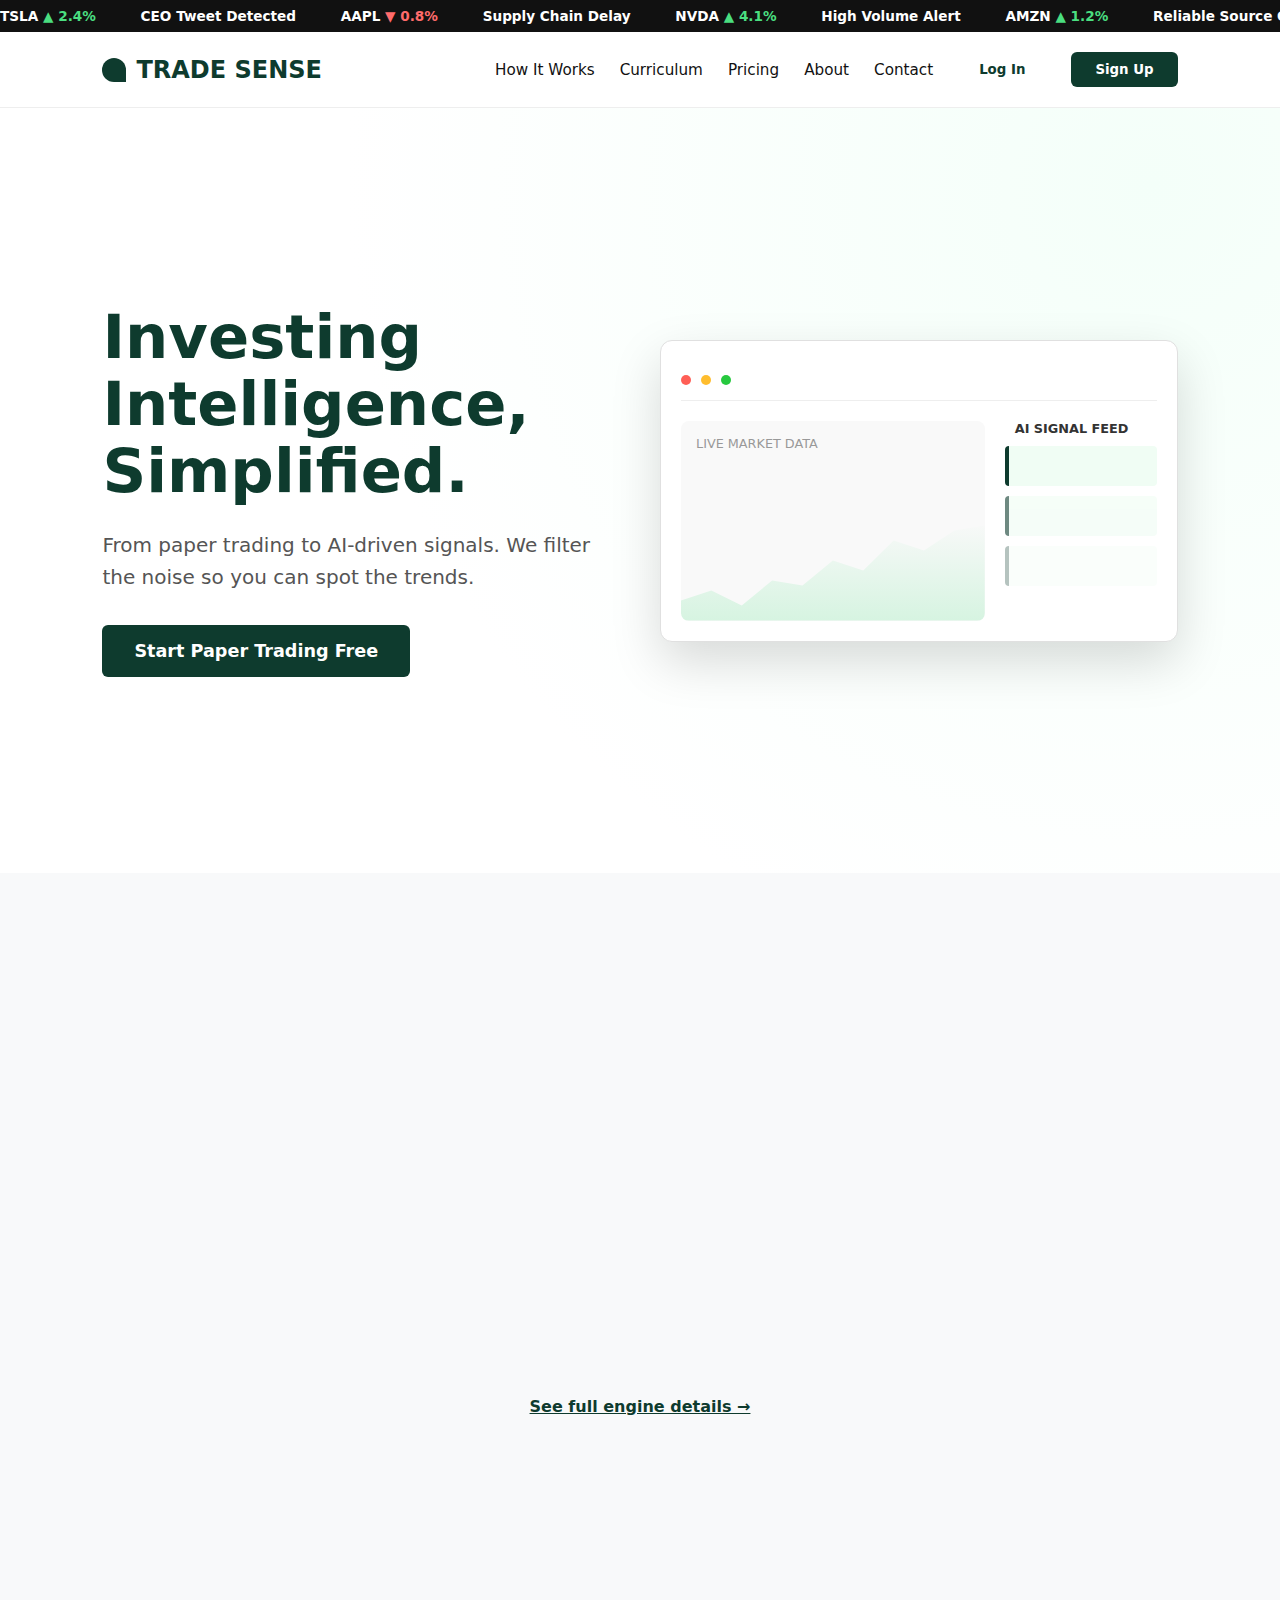
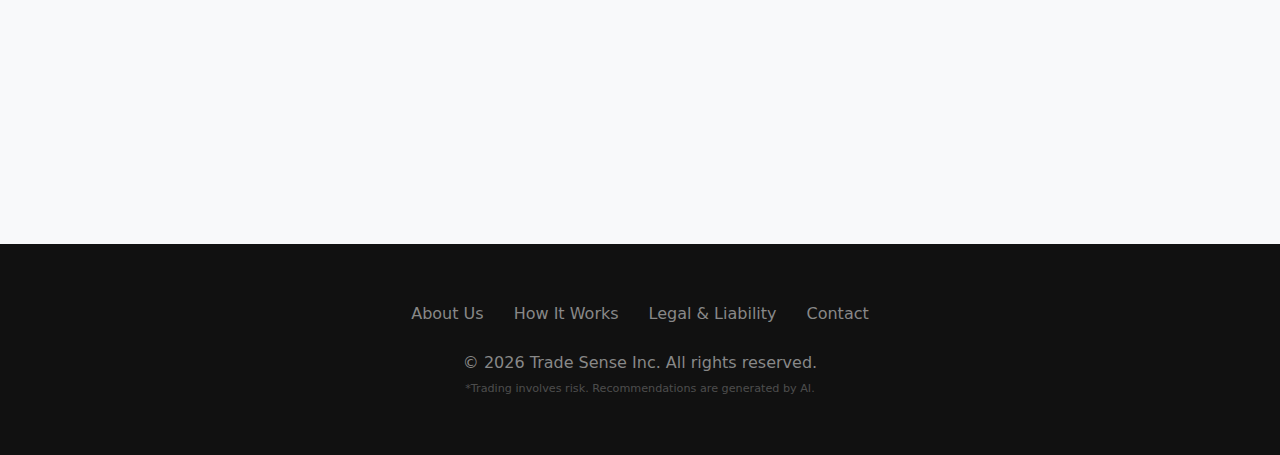
<file: index.html>
<!DOCTYPE html>
<html lang="en">
<head>
    <meta charset="UTF-8">
    <meta name="viewport" content="width=device-width, initial-scale=1.0">
    <title>Trade Sense | AI Investing for Beginners</title>
    <link rel="stylesheet" href="style.css">
    <style>
        /* Home-Specific Styles that aren't in style.css */
        .hero {
            display: flex;
            align-items: center;
            justify-content: space-between;
            padding: 80px 8%;
            min-height: 85vh;
            background: radial-gradient(circle at 90% 10%, #f4fff9 0%, #ffffff 60%);
        }
        .hero-text { flex: 1; max-width: 600px; padding-right: 40px; }
        .hero h1 {
            font-size: 3.8rem;
            line-height: 1.1;
            color: var(--primary-green);
            margin-bottom: 24px;
            font-weight: 800;
        }
        .hero p {
            font-size: 1.25rem;
            color: var(--text-gray);
            margin-bottom: 32px;
            line-height: 1.6;
        }
        
        /* Dashboard Animation CSS */
        .hero-visual { flex: 1; position: relative; }
        .dashboard-mockup {
            background: var(--white);
            border: 1px solid #e0e0e0;
            border-radius: 12px;
            box-shadow: 0 20px 50px rgba(0,0,0,0.15);
            padding: 20px;
            position: relative;
            overflow: hidden;
            animation: float 6s ease-in-out infinite;
        }
        @keyframes float { 0% { transform: translateY(0px); } 50% { transform: translateY(-15px); } 100% { transform: translateY(0px); } }
        
        .mock-header { height: 40px; border-bottom: 1px solid #eee; margin-bottom: 20px; display: flex; align-items: center; gap: 10px; }
        .dot { width: 10px; height: 10px; border-radius: 50%; background: #ddd; }
        .mock-grid { display: grid; grid-template-columns: 2fr 1fr; gap: 20px; }
        .chart-area { height: 200px; background: #f9f9f9; border-radius: 8px; position: relative; overflow: hidden; }
        .chart-line {
            position: absolute; bottom: 0; left: 0; width: 100%; height: 100px;
            background: linear-gradient(to top, rgba(74, 222, 128, 0.2), transparent);
            clip-path: polygon(0% 100%, 0% 80%, 10% 70%, 20% 85%, 30% 60%, 40% 65%, 50% 40%, 60% 50%, 70% 20%, 80% 30%, 90% 10%, 100% 5%, 100% 100%);
        }
        .feed-area { height: 200px; display: flex; flex-direction: column; gap: 10px; }
        .feed-item { height: 40px; background: #f0fdf4; border-left: 4px solid var(--primary-green); border-radius: 4px; }

        /* Features Section */
        .features { padding: 100px 8%; background: var(--off-white); }
        .section-header { text-align: center; margin-bottom: 60px; }
        .section-header h2 { font-size: 2.5rem; color: var(--primary-green); margin-bottom: 15px; }
        
        .ai-engine-container { display: flex; align-items: center; justify-content: center; gap: 40px; margin-bottom: 80px; }
        .engine-step { background: white; padding: 30px; border-radius: 12px; box-shadow: 0 10px 30px rgba(0,0,0,0.08); width: 250px; text-align: center; }
        .engine-step h4 { color: var(--primary-green); margin-bottom: 10px; }
        .arrow { font-size: 2rem; color: var(--primary-green); font-weight: bold; }
        
        .feature-card { background: var(--white); padding: 40px; border-radius: 12px; border: 1px solid #eee; transition: 0.3s; }
        .feature-card:hover { border-color: var(--primary-green); transform: translateY(-5px); }
        .icon { font-size: 2rem; margin-bottom: 20px; display: block; }
    </style>
</head>
<body>

    <div class="ticker-wrap">
        <div class="ticker">
            <span>TSLA <span class="up">▲ 2.4%</span> CEO Tweet Detected</span>
            <span>AAPL <span class="down">▼ 0.8%</span> Supply Chain Delay</span>
            <span>NVDA <span class="up">▲ 4.1%</span> High Volume Alert</span>
            <span>AMZN <span class="up">▲ 1.2%</span> Reliable Source Confirmed</span>
            <span>TSLA <span class="up">▲ 2.4%</span> CEO Tweet Detected</span>
        </div>
    </div>

    <nav>
        <a href="index.html" class="logo"><div class="logo-icon"></div> TRADE SENSE</a>
        <div class="nav-menu">
            <a href="how-it-works.html">How It Works</a>
            <a href="curriculum.html">Curriculum</a>
            <a href="pricing.html">Pricing</a>
            <a href="about.html">About</a>
            <a href="contact.html">Contact</a>
            <button class="btn-login">Log In</button>
            <button class="btn-cta">Sign Up</button>
        </div>
    </nav>

    <header class="hero">
        <div class="hero-text fade-in">
            <h1>Investing Intelligence,<br>Simplified.</h1>
            <p>From paper trading to AI-driven signals. We filter the noise so you can spot the trends.</p>
            <a href="pricing.html"><button class="btn-cta" style="padding: 16px 32px; font-size: 1.1rem;">Start Paper Trading Free</button></a>
        </div>
        
        <div class="hero-visual fade-in">
            <div class="dashboard-mockup">
                <div class="mock-header">
                    <div class="dot" style="background:#ff5f56"></div>
                    <div class="dot" style="background:#ffbd2e"></div>
                    <div class="dot" style="background:#27c93f"></div>
                </div>
                <div class="mock-grid">
                    <div class="chart-area">
                        <div style="padding:15px; color:#999; font-size:0.8rem;">LIVE MARKET DATA</div>
                        <div class="chart-line"></div>
                    </div>
                    <div class="feed-area">
                        <div style="padding:0 10px; color:#333; font-weight:bold; font-size:0.8rem;">AI SIGNAL FEED</div>
                        <div class="feed-item"></div>
                        <div class="feed-item" style="opacity:0.6"></div>
                        <div class="feed-item" style="opacity:0.3"></div>
                    </div>
                </div>
            </div>
        </div>
    </header>

    <section class="features">
        <div class="section-header fade-in">
            <h2>The AI Engine</h2>
            <p>How we turn internet noise into reliable trade info.</p>
        </div>

        <div class="ai-engine-container fade-in">
            <div class="engine-step">
                <span class="icon">📡</span>
                <h4>Scan</h4>
                <p>Monitors millions of tweets, news, and filings 24/7.</p>
            </div>
            <div class="arrow">→</div>
            <div class="engine-step">
                <span class="icon">🛡️</span>
                <h4>Filter</h4>
                <p>AI verifies sources and removes "pump & dump" noise.</p>
            </div>
            <div class="arrow">→</div>
            <div class="engine-step">
                <span class="icon">⚡</span>
                <h4>Alert</h4>
                <p>Delivers high-confidence intel with context & history.</p>
            </div>
        </div>
        
        <div style="text-align:center; margin-bottom: 60px;">
            <a href="how-it-works.html" style="color:var(--primary-green); font-weight:bold; text-decoration:underline;">See full engine details →</a>
        </div>

        <div class="grid-3">
            <div class="feature-card fade-in">
                <span class="icon">📈</span>
                <h3>Live Paper Trading</h3>
                <p>Real-time market data. Zero risk. Practice your strategies in a live environment before spending a dollar.</p>
            </div>
            <div class="feature-card fade-in">
                <span class="icon">🎓</span>
                <h3>Linear Curriculum</h3>
                <p>Don't just watch random videos. Follow a structured path from "What is a Stock?" to "Advanced Technical Analysis."</p>
                <a href="curriculum.html" style="display:block; margin-top:15px; color:var(--primary-green); font-size:0.9rem;">View Curriculum →</a>
            </div>
            <div class="feature-card fade-in">
                <span class="icon">🧠</span>
                <h3>Contextual Insights</h3>
                <p>We don't just say "Buy." We explain <em>why</em> the market is moving and show you historical examples.</p>
            </div>
        </div>
    </section>

    <footer>
        <div class="footer-links">
            <a href="about.html">About Us</a>
            <a href="how-it-works.html">How It Works</a>
            <a href="legal.html">Legal & Liability</a>
            <a href="contact.html">Contact</a>
        </div>
        <p>&copy; 2026 Trade Sense Inc. All rights reserved.</p>
        <p style="margin-top:10px; opacity: 0.5; font-size: 0.7rem;">*Trading involves risk. Recommendations are generated by AI.</p>
    </footer>

    <script src="script.js"></script>
</body>
</html>
</file>
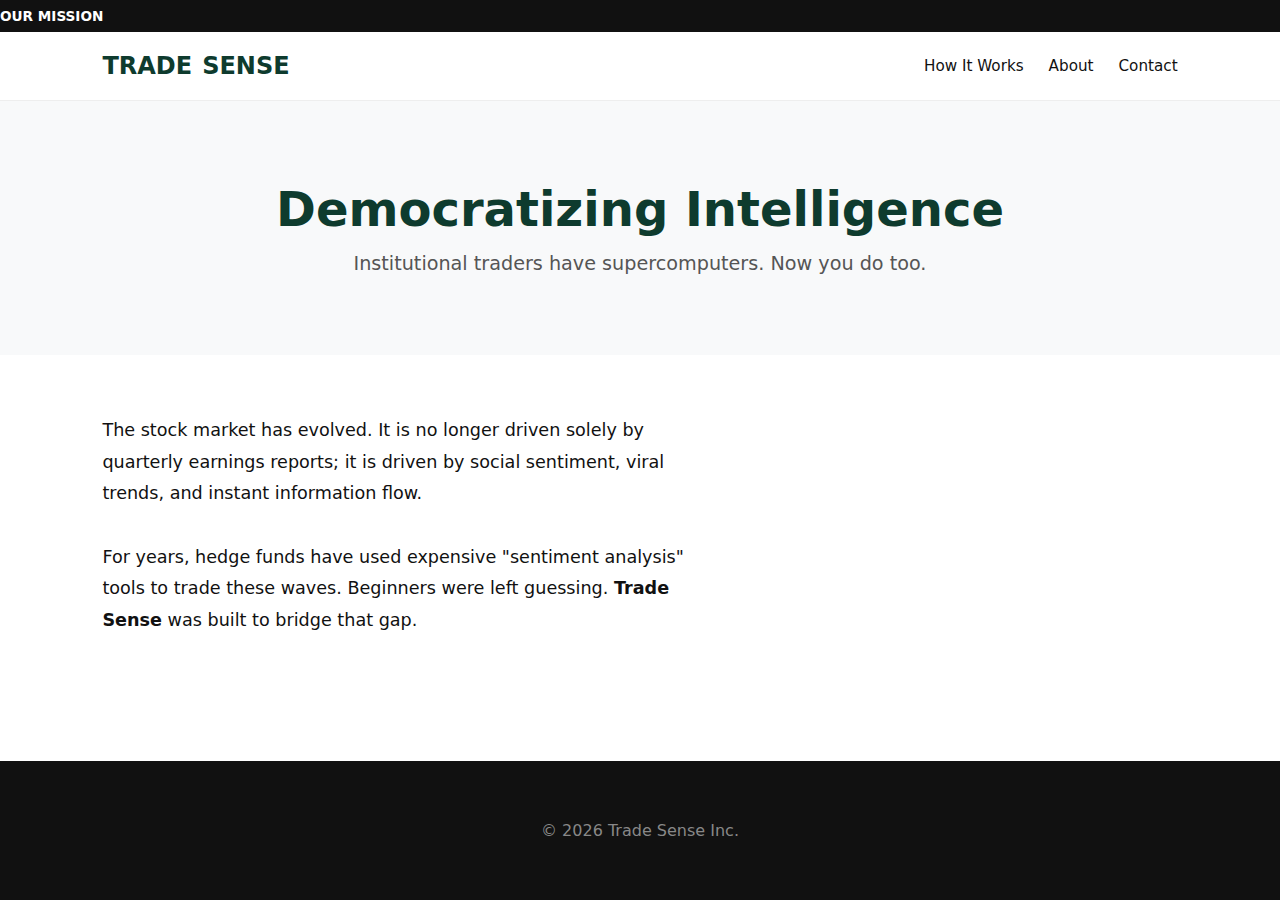
<file: about.html>
<!DOCTYPE html>
<html lang="en">
<head>
    <meta charset="UTF-8">
    <title>About Us | Trade Sense</title>
    <link rel="stylesheet" href="style.css">
</head>
<body>
    <div class="ticker-wrap"><div class="ticker-content"><span class="ticker-item">OUR MISSION</span></div></div>
    <nav>
        <a href="index.html" class="logo">TRADE<span>SENSE</span></a>
        <div class="nav-menu">
            <a href="how-it-works.html">How It Works</a>
            <a href="about.html" style="color:var(--brand-green)">About</a>
            <a href="contact.html">Contact</a>
        </div>
    </nav>
    <header class="page-header reveal">
        <h1>Democratizing Intelligence</h1>
        <p>Institutional traders have supercomputers. Now you do too.</p>
    </header>
    <div class="container reveal" style="max-width:800px; font-size:1.1rem; line-height:1.8;">
        <p>The stock market has evolved. It is no longer driven solely by quarterly earnings reports; it is driven by social sentiment, viral trends, and instant information flow.</p>
        <br>
        <p>For years, hedge funds have used expensive "sentiment analysis" tools to trade these waves. Beginners were left guessing. <strong>Trade Sense</strong> was built to bridge that gap.</p>
    </div>
    <footer><p>&copy; 2026 Trade Sense Inc.</p></footer>
    <script src="script.js"></script>
</body>
</html>
</file>
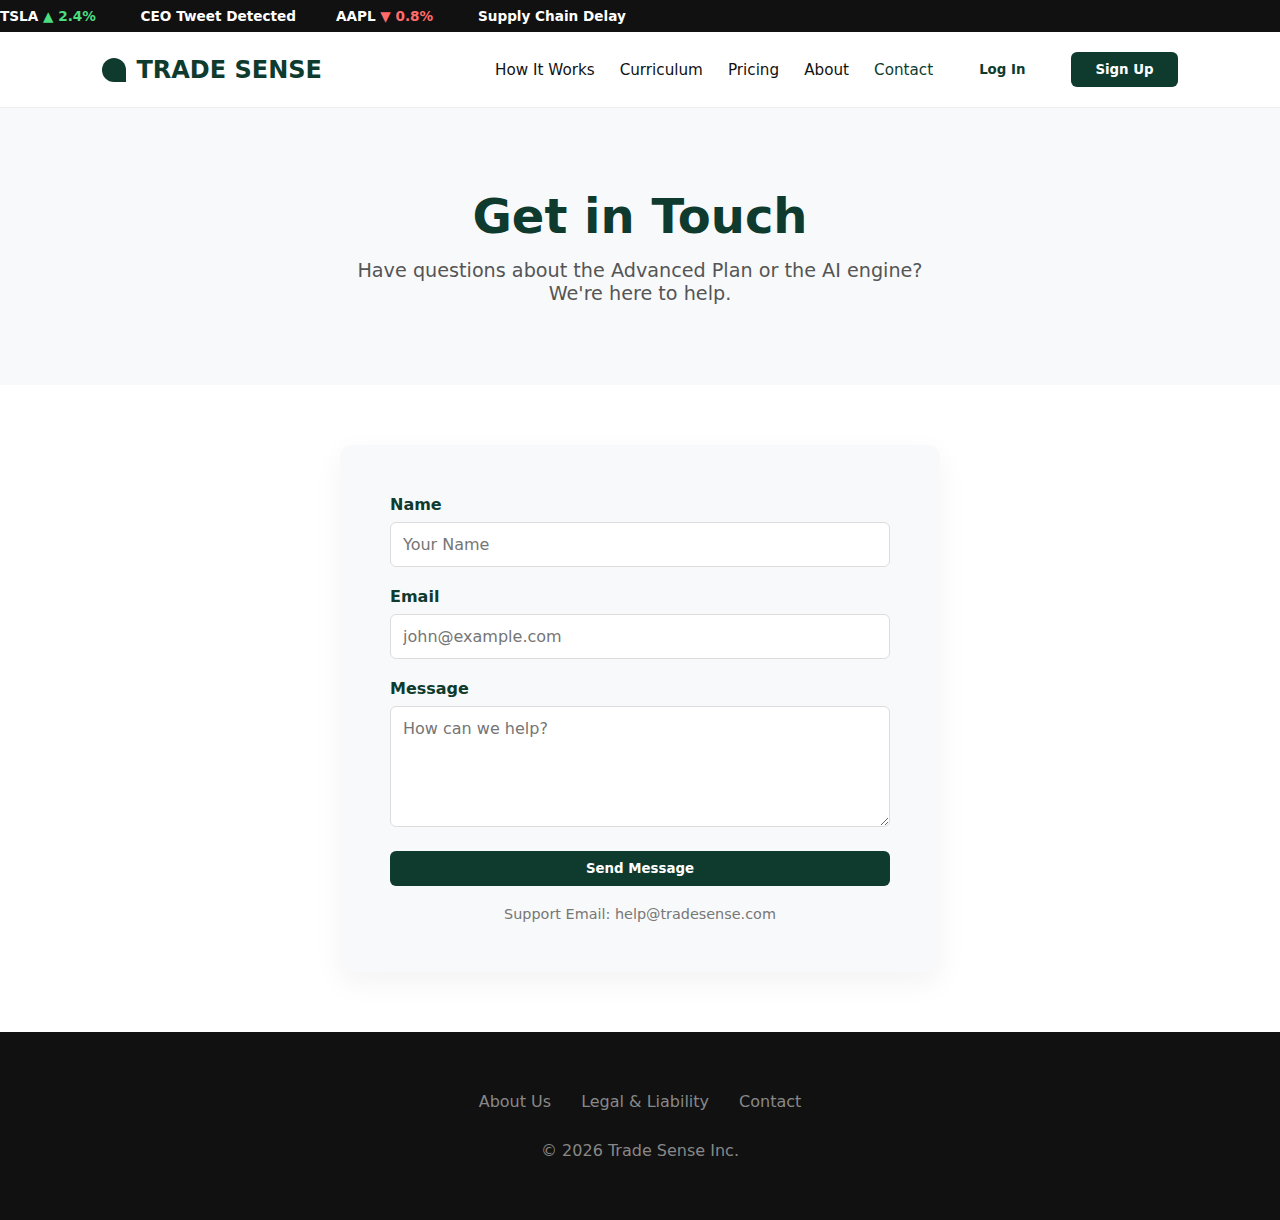
<file: contact.html>
<!DOCTYPE html>
<html lang="en">
<head>
    <meta charset="UTF-8">
    <meta name="viewport" content="width=device-width, initial-scale=1.0">
    <title>Contact Us | Trade Sense</title>
    <link rel="stylesheet" href="style.css">
    <style>
        .form-group { margin-bottom: 20px; text-align: left; }
        .form-group label { display: block; margin-bottom: 8px; font-weight: 600; color: var(--primary-green); }
        .form-group input, .form-group textarea { width: 100%; padding: 12px; border: 1px solid #ddd; border-radius: 6px; font-size: 1rem; }
        .contact-box { background: var(--off-white); padding: 50px; border-radius: 12px; max-width: 600px; margin: 0 auto; box-shadow: 0 10px 30px rgba(0,0,0,0.05); }
    </style>
</head>
<body>
    <div class="ticker-wrap"><div class="ticker"><span>TSLA <span class="up">▲ 2.4%</span> CEO Tweet Detected</span><span>AAPL <span class="down">▼ 0.8%</span> Supply Chain Delay</span></div></div>
    <nav>
        <a href="index.html" class="logo"><div class="logo-icon"></div> TRADE SENSE</a>
        <div class="nav-menu">
            <a href="how-it-works.html">How It Works</a>
            <a href="curriculum.html">Curriculum</a>
            <a href="pricing.html">Pricing</a>
            <a href="about.html">About</a>
            <a href="contact.html" style="color:var(--primary-green)">Contact</a>
            <button class="btn-login">Log In</button>
            <button class="btn-cta">Sign Up</button>
        </div>
    </nav>

    <header class="page-header fade-in">
        <h1>Get in Touch</h1>
        <p>Have questions about the Advanced Plan or the AI engine? We're here to help.</p>
    </header>

    <div class="container fade-in">
        <div class="contact-box">
            <form>
                <div class="form-group">
                    <label>Name</label>
                    <input type="text" placeholder="Your Name">
                </div>
                <div class="form-group">
                    <label>Email</label>
                    <input type="email" placeholder="john@example.com">
                </div>
                <div class="form-group">
                    <label>Message</label>
                    <textarea rows="5" placeholder="How can we help?"></textarea>
                </div>
                <button type="button" class="btn-cta" style="width:100%;">Send Message</button>
            </form>
            <p style="margin-top:20px; font-size:0.9rem; text-align:center; color:#777;">Support Email: help@tradesense.com</p>
        </div>
    </div>

    <footer>
        <div class="footer-links">
            <a href="about.html">About Us</a>
            <a href="legal.html">Legal & Liability</a>
            <a href="contact.html">Contact</a>
        </div>
        <p>&copy; 2026 Trade Sense Inc.</p>
    </footer>
    <script src="script.js"></script>
</body>
</html>
</file>
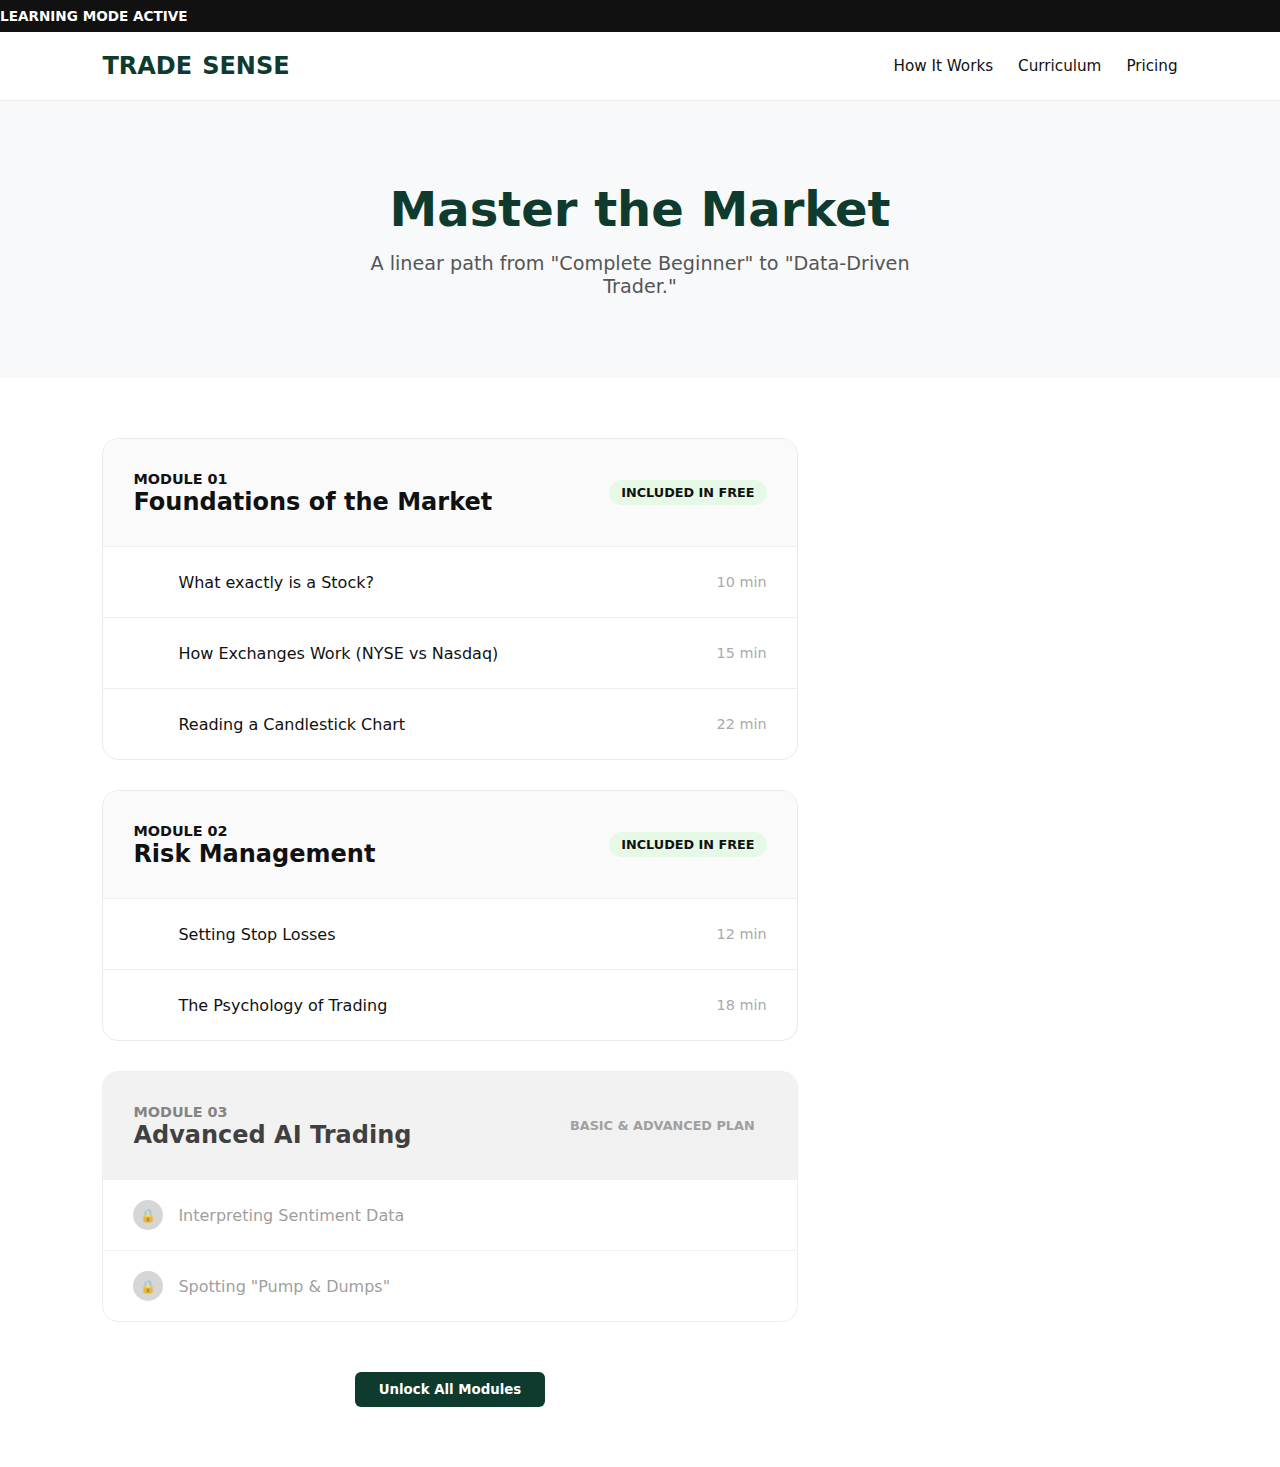
<file: curriculum.html>
<!DOCTYPE html>
<html lang="en">
<head>
    <meta charset="UTF-8">
    <meta name="viewport" content="width=device-width, initial-scale=1.0">
    <title>Curriculum | Trade Sense</title>
    <link rel="stylesheet" href="style.css">
    <style>
        .module-card {
            background: white; border: 1px solid #eaeaea; border-radius: 16px; margin-bottom: 30px; overflow: hidden;
            box-shadow: var(--shadow-soft);
        }
        .module-header {
            padding: 30px; background: #fafafa; border-bottom: 1px solid #eee; display: flex; justify-content: space-between; align-items: center;
        }
        .module-header h3 { font-size: 1.5rem; }
        .lesson-list { padding: 0; }
        .lesson-item {
            padding: 20px 30px; border-bottom: 1px solid #eee; display: flex; align-items: center; justify-content: space-between;
            transition: background 0.2s; cursor: pointer;
        }
        .lesson-item:hover { background: #f9fff9; }
        .lesson-item:last-child { border-bottom: none; }
        .status-badge {
            padding: 5px 12px; border-radius: 20px; font-size: 0.8rem; font-weight: bold; text-transform: uppercase;
        }
        .status-free { background: #e6f9e7; color: var(--brand-green); }
        .status-locked { background: #eee; color: #888; }
        
        .play-btn {
            width: 30px; height: 30px; border-radius: 50%; background: var(--brand-green); color: white;
            display: flex; align-items: center; justify-content: center; font-size: 0.8rem; margin-right: 15px;
        }
    </style>
</head>
<body>
    <div class="ticker-wrap"><div class="ticker-content"><span class="ticker-item">LEARNING MODE ACTIVE</span></div></div>
    
    <nav>
        <a href="index.html" class="logo">TRADE<span>SENSE</span></a>
        <div class="nav-menu">
            <a href="how-it-works.html">How It Works</a>
            <a href="curriculum.html" style="color:var(--brand-green)">Curriculum</a>
            <a href="pricing.html">Pricing</a>
        </div>
    </nav>

    <header class="page-header reveal">
        <h1>Master the Market</h1>
        <p>A linear path from "Complete Beginner" to "Data-Driven Trader."</p>
    </header>

    <div class="container" style="max-width: 900px;">
        
        <div class="module-card reveal">
            <div class="module-header">
                <div>
                    <span style="color:var(--brand-green); font-weight:bold; font-size:0.9rem;">MODULE 01</span>
                    <h3>Foundations of the Market</h3>
                </div>
                <div class="status-badge status-free">Included in Free</div>
            </div>
            <ul class="lesson-list">
                <li class="lesson-item">
                    <div style="display:flex; align-items:center;">
                        <div class="play-btn">▶</div> What exactly is a Stock?
                    </div>
                    <span style="color:#aaa; font-size:0.9rem;">10 min</span>
                </li>
                <li class="lesson-item">
                    <div style="display:flex; align-items:center;">
                        <div class="play-btn">▶</div> How Exchanges Work (NYSE vs Nasdaq)
                    </div>
                    <span style="color:#aaa; font-size:0.9rem;">15 min</span>
                </li>
                <li class="lesson-item">
                    <div style="display:flex; align-items:center;">
                        <div class="play-btn">▶</div> Reading a Candlestick Chart
                    </div>
                    <span style="color:#aaa; font-size:0.9rem;">22 min</span>
                </li>
            </ul>
        </div>

        <div class="module-card reveal">
            <div class="module-header">
                <div>
                    <span style="color:var(--brand-green); font-weight:bold; font-size:0.9rem;">MODULE 02</span>
                    <h3>Risk Management</h3>
                </div>
                <div class="status-badge status-free">Included in Free</div>
            </div>
            <ul class="lesson-list">
                <li class="lesson-item">
                    <div style="display:flex; align-items:center;">
                        <div class="play-btn">▶</div> Setting Stop Losses
                    </div>
                    <span style="color:#aaa; font-size:0.9rem;">12 min</span>
                </li>
                <li class="lesson-item">
                    <div style="display:flex; align-items:center;">
                        <div class="play-btn">▶</div> The Psychology of Trading
                    </div>
                    <span style="color:#aaa; font-size:0.9rem;">18 min</span>
                </li>
            </ul>
        </div>

        <div class="module-card reveal" style="opacity: 0.8;">
            <div class="module-header" style="background: #f0f0f0;">
                <div>
                    <span style="color:#666; font-weight:bold; font-size:0.9rem;">MODULE 03</span>
                    <h3>Advanced AI Trading</h3>
                </div>
                <div class="status-badge status-locked">Basic & Advanced Plan</div>
            </div>
            <ul class="lesson-list">
                <li class="lesson-item" style="cursor:not-allowed;">
                    <div style="display:flex; align-items:center; color:#888;">
                        <div class="play-btn" style="background:#ccc;">🔒</div> Interpreting Sentiment Data
                    </div>
                </li>
                <li class="lesson-item" style="cursor:not-allowed;">
                    <div style="display:flex; align-items:center; color:#888;">
                        <div class="play-btn" style="background:#ccc;">🔒</div> Spotting "Pump & Dumps"
                    </div>
                </li>
            </ul>
        </div>
        
        <div style="text-align:center; margin-top:50px;">
            <a href="pricing.html"><button class="btn-cta">Unlock All Modules</button></a>
        </div>

    </div>
    <script src="script.js"></script>
</body>
</html>
</file>
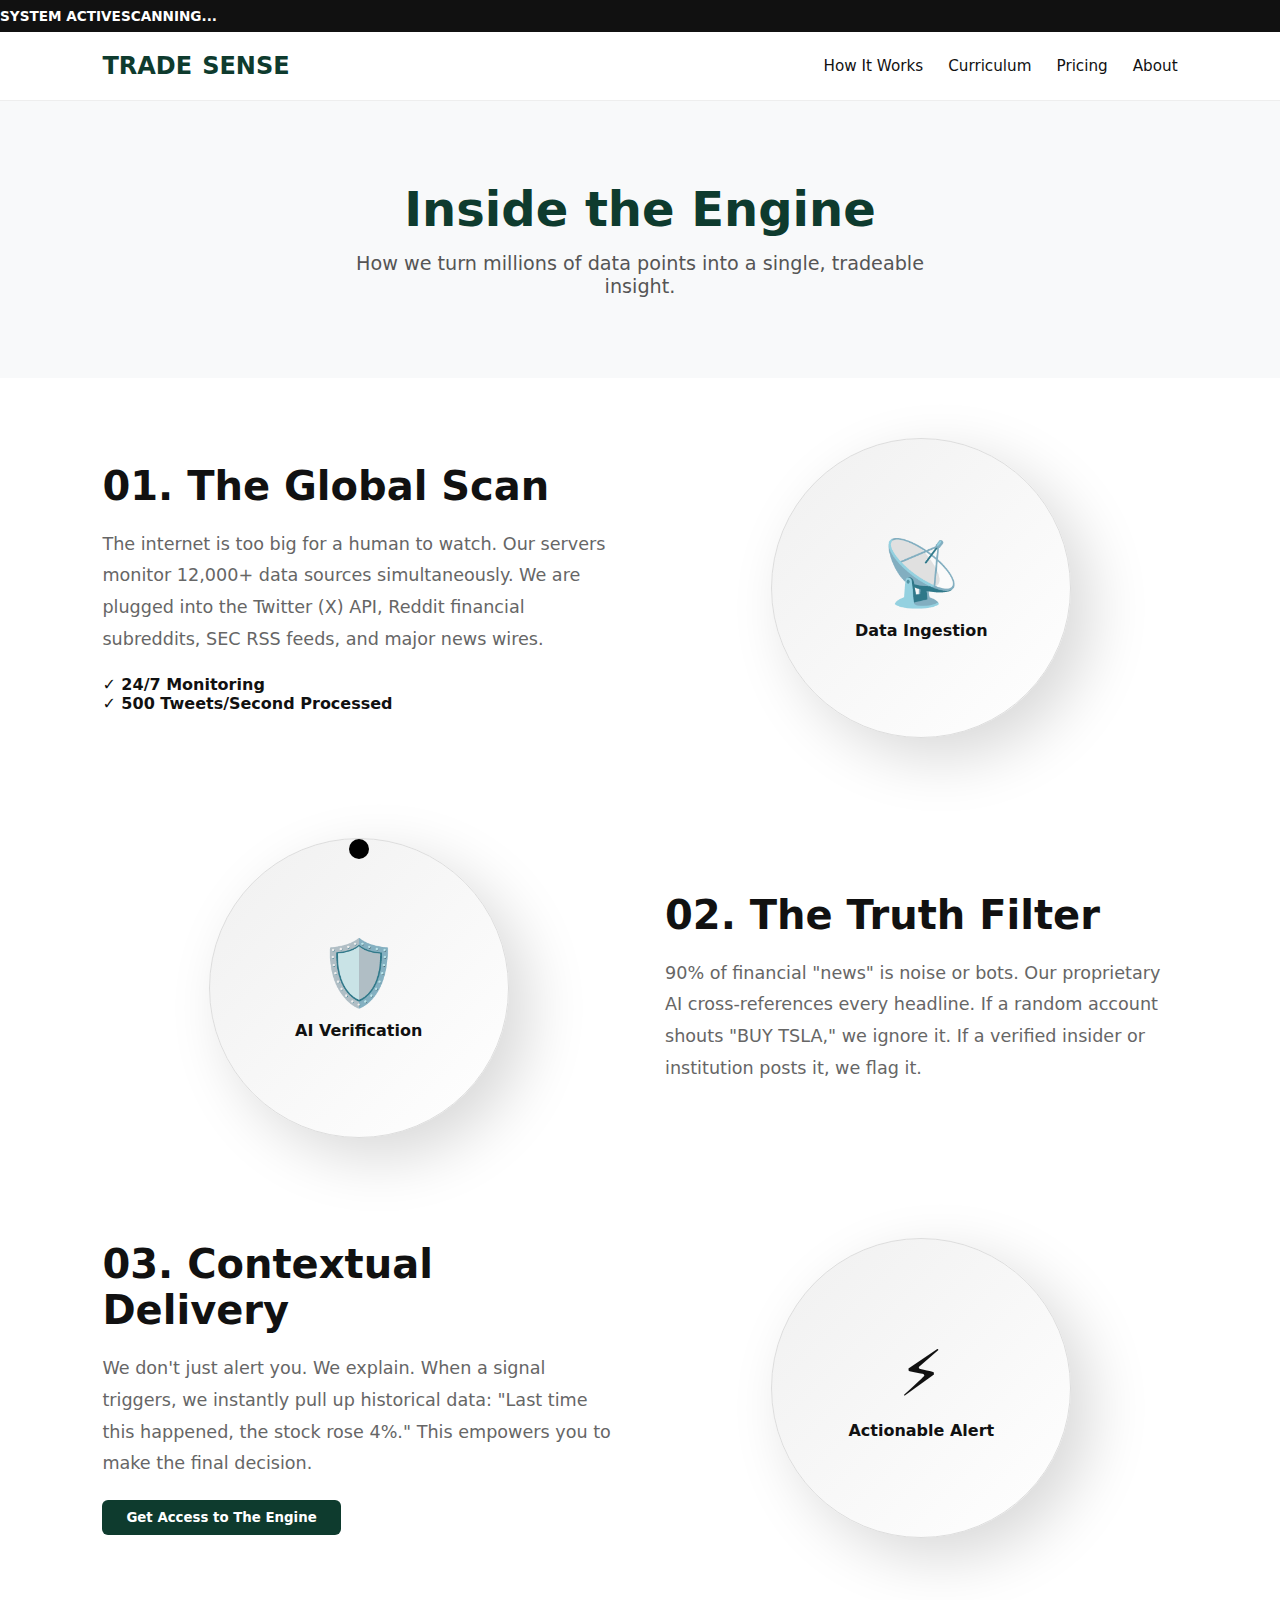
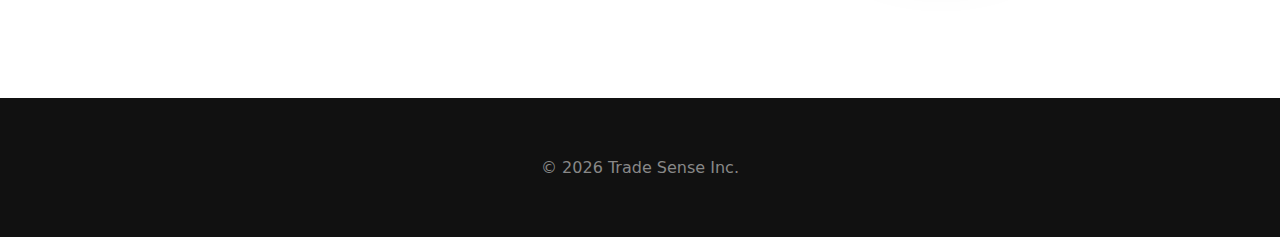
<file: how-it-works.html>
<!DOCTYPE html>
<html lang="en">
<head>
    <meta charset="UTF-8">
    <meta name="viewport" content="width=device-width, initial-scale=1.0">
    <title>How It Works | Trade Sense</title>
    <link rel="stylesheet" href="style.css">
    <style>
        /* Tech Flow Chart Visuals */
        .process-row { display: flex; align-items: center; justify-content: space-between; gap: 50px; margin-bottom: 100px; }
        .process-row:nth-child(even) { flex-direction: row-reverse; }
        .text-side { flex: 1; }
        .visual-side { flex: 1; display: flex; justify-content: center; }
        
        .tech-circle {
            width: 300px; height: 300px; border-radius: 50%;
            background: linear-gradient(135deg, #f0f0f0, #ffffff);
            border: 1px solid #ddd;
            display: flex; flex-direction: column; align-items: center; justify-content: center;
            position: relative; box-shadow: 20px 20px 60px #d9d9d9, -20px -20px 60px #ffffff;
        }
        .tech-icon { font-size: 4rem; margin-bottom: 10px; }
        .orbit-dot {
            position: absolute; width: 20px; height: 20px; background: var(--brand-green);
            border-radius: 50%; top: 0; left: 50%; margin-left: -10px;
            animation: spin 4s linear infinite; transform-origin: 50% 150px;
        }
        @keyframes spin { 100% { transform: rotate(360deg); } }
    </style>
</head>
<body>
    <div class="ticker-wrap"><div class="ticker-content"><span class="ticker-item">SYSTEM ACTIVE</span><span class="ticker-item">SCANNING...</span></div></div>
    
    <nav>
        <a href="index.html" class="logo">TRADE<span>SENSE</span></a>
        <div class="nav-menu">
            <a href="how-it-works.html" style="color:var(--brand-green)">How It Works</a>
            <a href="curriculum.html">Curriculum</a>
            <a href="pricing.html">Pricing</a>
            <a href="about.html">About</a>
        </div>
    </nav>

    <header class="page-header reveal">
        <h1>Inside the Engine</h1>
        <p>How we turn millions of data points into a single, tradeable insight.</p>
    </header>

    <div class="container">
        <div class="process-row reveal">
            <div class="text-side">
                <h2 style="font-size: 2.5rem; margin-bottom: 20px;">01. The Global Scan</h2>
                <p style="font-size: 1.1rem; line-height: 1.8; color:#666;">
                    The internet is too big for a human to watch. Our servers monitor 12,000+ data sources simultaneously. We are plugged into the Twitter (X) API, Reddit financial subreddits, SEC RSS feeds, and major news wires.
                </p>
                <div style="margin-top: 20px; font-weight: bold; color: var(--brand-green);">
                    ✓ 24/7 Monitoring <br> ✓ 500 Tweets/Second Processed
                </div>
            </div>
            <div class="visual-side">
                <div class="tech-circle">
                    <div class="orbit-dot"></div>
                    <div class="tech-icon">📡</div>
                    <strong>Data Ingestion</strong>
                </div>
            </div>
        </div>

        <div class="process-row reveal">
            <div class="text-side">
                <h2 style="font-size: 2.5rem; margin-bottom: 20px;">02. The Truth Filter</h2>
                <p style="font-size: 1.1rem; line-height: 1.8; color:#666;">
                    90% of financial "news" is noise or bots. Our proprietary AI cross-references every headline. If a random account shouts "BUY TSLA," we ignore it. If a verified insider or institution posts it, we flag it.
                </p>
            </div>
            <div class="visual-side">
                <div class="tech-circle">
                    <div class="orbit-dot" style="animation-duration: 2s; background: #000;"></div>
                    <div class="tech-icon">🛡️</div>
                    <strong>AI Verification</strong>
                </div>
            </div>
        </div>

        <div class="process-row reveal">
            <div class="text-side">
                <h2 style="font-size: 2.5rem; margin-bottom: 20px;">03. Contextual Delivery</h2>
                <p style="font-size: 1.1rem; line-height: 1.8; color:#666;">
                    We don't just alert you. We explain. When a signal triggers, we instantly pull up historical data: "Last time this happened, the stock rose 4%." This empowers you to make the final decision.
                </p>
                <a href="pricing.html"><button class="btn-cta" style="margin-top:20px;">Get Access to The Engine</button></a>
            </div>
            <div class="visual-side">
                <div class="tech-circle">
                    <div class="orbit-dot" style="background: var(--brand-green);"></div>
                    <div class="tech-icon">⚡</div>
                    <strong>Actionable Alert</strong>
                </div>
            </div>
        </div>
    </div>

    <footer>
        <p>&copy; 2026 Trade Sense Inc.</p>
    </footer>
    <script src="script.js"></script>
</body>
</html>
</file>
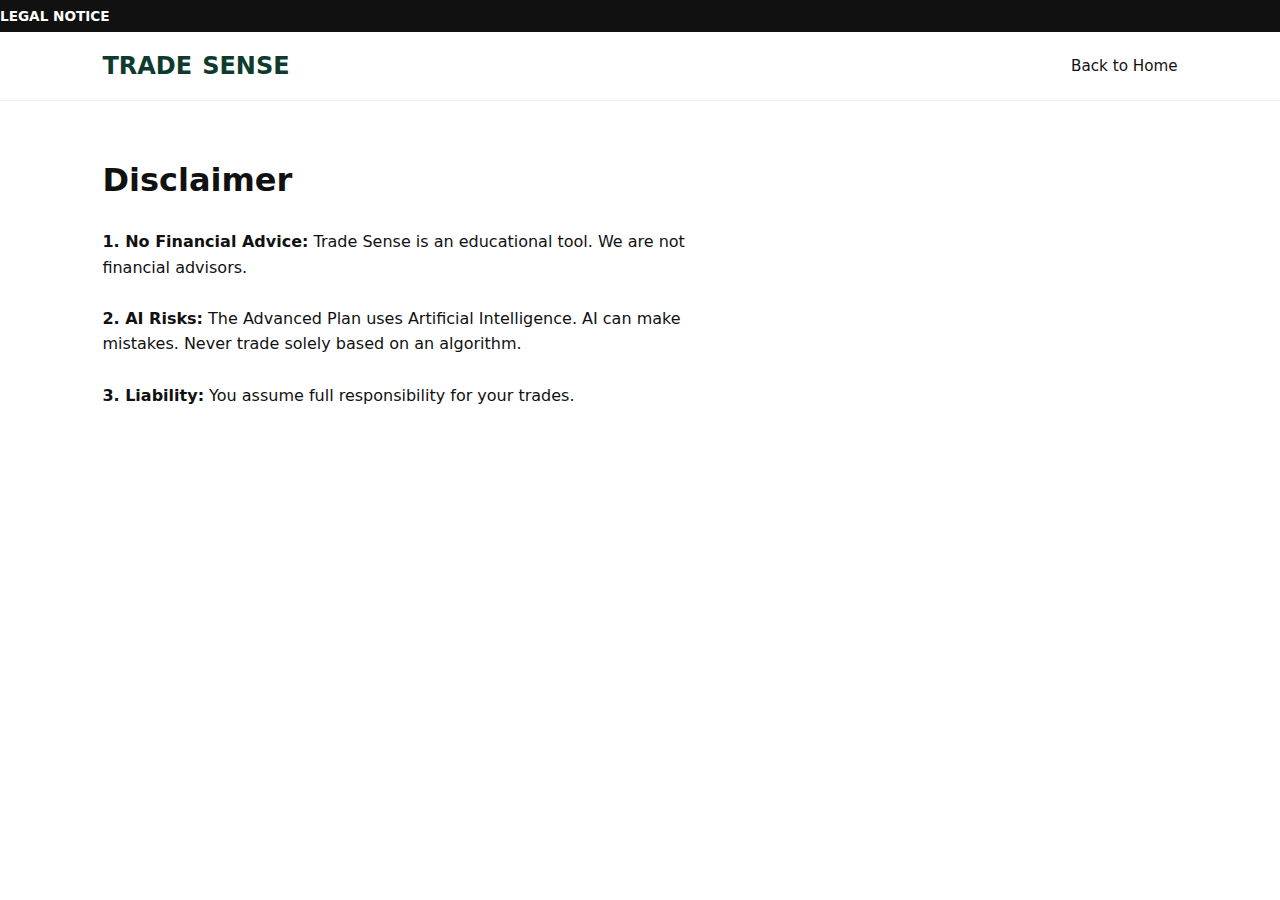
<file: legal.html>
<!DOCTYPE html>
<html lang="en">
<head>
    <meta charset="UTF-8">
    <title>Legal | Trade Sense</title>
    <link rel="stylesheet" href="style.css">
</head>
<body>
    <div class="ticker-wrap"><div class="ticker-content"><span class="ticker-item">LEGAL NOTICE</span></div></div>
    <nav>
        <a href="index.html" class="logo">TRADE<span>SENSE</span></a>
        <div class="nav-menu"><a href="index.html">Back to Home</a></div>
    </nav>
    <div class="container reveal" style="max-width:800px;">
        <h1 style="color:var(--brand-green); margin-bottom:30px;">Disclaimer</h1>
        <div class="glass-panel" style="line-height:1.6;">
            <p><strong>1. No Financial Advice:</strong> Trade Sense is an educational tool. We are not financial advisors.</p>
            <br>
            <p><strong>2. AI Risks:</strong> The Advanced Plan uses Artificial Intelligence. AI can make mistakes. Never trade solely based on an algorithm.</p>
            <br>
            <p><strong>3. Liability:</strong> You assume full responsibility for your trades.</p>
        </div>
    </div>
    <script src="script.js"></script>
</body>
</html>
</file>
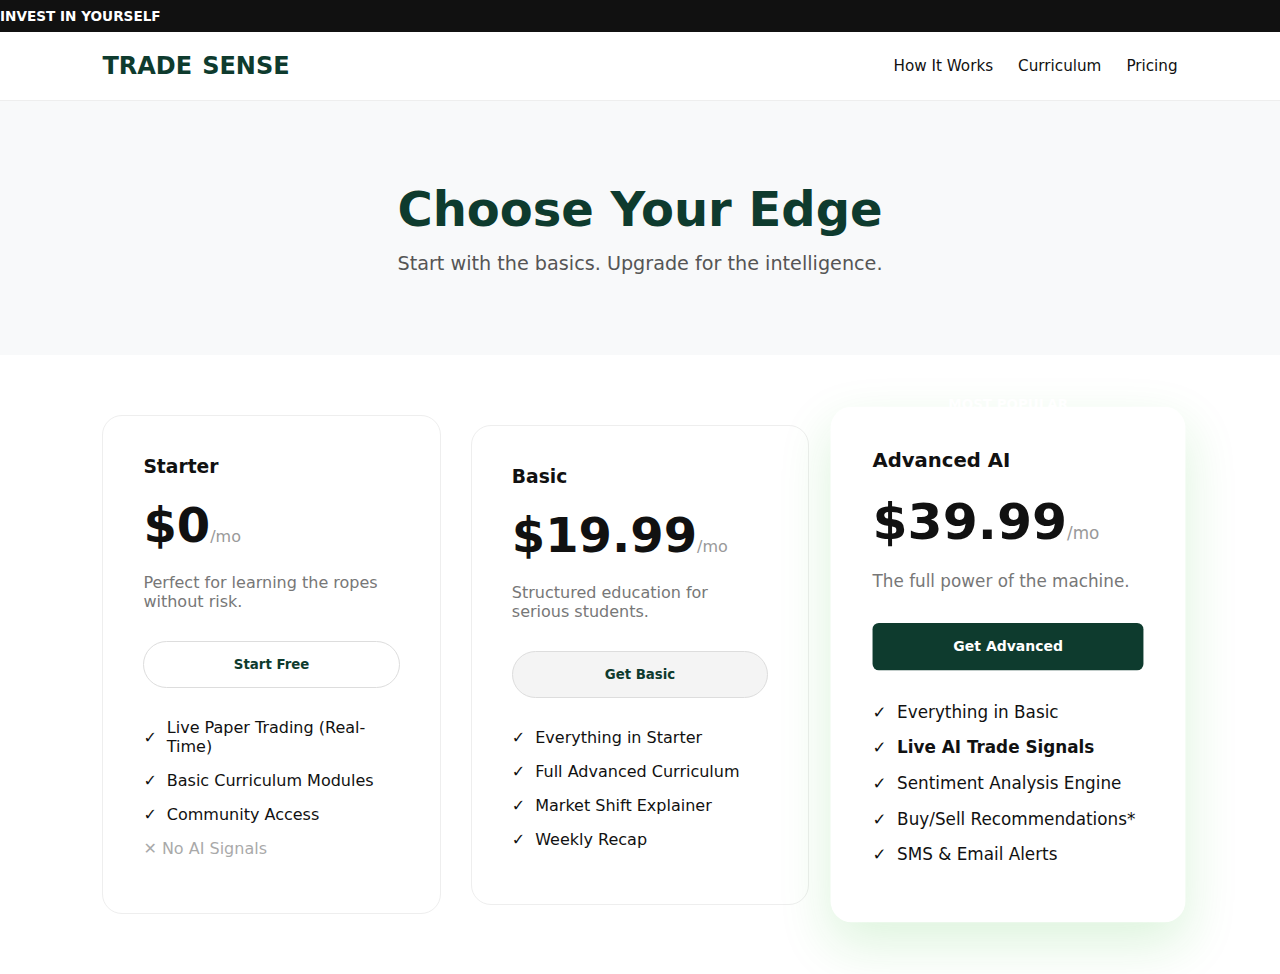
<file: pricing.html>
<!DOCTYPE html>
<html lang="en">
<head>
    <meta charset="UTF-8">
    <meta name="viewport" content="width=device-width, initial-scale=1.0">
    <title>Pricing | Trade Sense</title>
    <link rel="stylesheet" href="style.css">
    <style>
        .pricing-grid { display: grid; grid-template-columns: repeat(auto-fit, minmax(300px, 1fr)); gap: 30px; align-items: center; }
        .price-card {
            background: var(--white); border: 1px solid #eee; padding: 40px; border-radius: 20px; text-align: left;
            transition: 0.3s; position: relative;
        }
        .price-card:hover { transform: translateY(-10px); box-shadow: var(--shadow-hover); }
        
        .price-card.featured {
            border: 2px solid var(--brand-green); transform: scale(1.05); box-shadow: 0 20px 50px rgba(26, 178, 29, 0.15); z-index: 2;
        }
        .price-card.featured:hover { transform: scale(1.05) translateY(-5px); }
        
        .plan-price { font-size: 3rem; font-weight: 800; color: var(--text-main); margin: 20px 0; display: block; }
        .plan-price span { font-size: 1rem; color: #999; font-weight: 400; }
        
        .feature-list li { margin-bottom: 15px; display: flex; align-items: center; gap: 10px; color: #555; }
        .feature-list li.active { color: var(--text-main); font-weight: 500; }
        .check { color: var(--brand-green); font-weight: bold; }
    </style>
</head>
<body>
    <div class="ticker-wrap"><div class="ticker-content"><span class="ticker-item">INVEST IN YOURSELF</span></div></div>
    
    <nav>
        <a href="index.html" class="logo">TRADE<span>SENSE</span></a>
        <div class="nav-menu">
            <a href="how-it-works.html">How It Works</a>
            <a href="curriculum.html">Curriculum</a>
            <a href="pricing.html" style="color:var(--brand-green)">Pricing</a>
        </div>
    </nav>

    <header class="page-header reveal">
        <h1>Choose Your Edge</h1>
        <p>Start with the basics. Upgrade for the intelligence.</p>
    </header>

    <div class="container pricing-grid reveal">
        
        <div class="price-card">
            <h3>Starter</h3>
            <span class="plan-price">$0<span>/mo</span></span>
            <p style="color:#777; margin-bottom: 30px;">Perfect for learning the ropes without risk.</p>
            <button class="btn-login" style="width:100%; border:1px solid #ddd; border-radius:50px; padding:15px;">Start Free</button>
            <ul class="feature-list" style="margin-top:30px;">
                <li class="active"><span class="check">✓</span> Live Paper Trading (Real-Time)</li>
                <li class="active"><span class="check">✓</span> Basic Curriculum Modules</li>
                <li class="active"><span class="check">✓</span> Community Access</li>
                <li style="opacity:0.5;">✕ No AI Signals</li>
            </ul>
        </div>

        <div class="price-card">
            <h3>Basic</h3>
            <span class="plan-price">$19.99<span>/mo</span></span>
            <p style="color:#777; margin-bottom: 30px;">Structured education for serious students.</p>
            <button class="btn-login" style="width:100%; border:1px solid #ddd; background:#f4f4f4; border-radius:50px; padding:15px;">Get Basic</button>
            <ul class="feature-list" style="margin-top:30px;">
                <li class="active"><span class="check">✓</span> Everything in Starter</li>
                <li class="active"><span class="check">✓</span> Full Advanced Curriculum</li>
                <li class="active"><span class="check">✓</span> Market Shift Explainer</li>
                <li class="active"><span class="check">✓</span> Weekly Recap</li>
            </ul>
        </div>

        <div class="price-card featured">
            <div style="position:absolute; top:-15px; left:50%; transform:translateX(-50%); background:var(--brand-green); color:white; padding:5px 15px; border-radius:20px; font-size:0.8rem; font-weight:bold;">MOST POPULAR</div>
            <h3>Advanced AI</h3>
            <span class="plan-price">$39.99<span>/mo</span></span>
            <p style="color:#777; margin-bottom: 30px;">The full power of the machine.</p>
            <button class="btn-cta" style="width:100%; padding:15px;">Get Advanced</button>
            <ul class="feature-list" style="margin-top:30px;">
                <li class="active"><span class="check">✓</span> Everything in Basic</li>
                <li class="active" style="color:var(--brand-green); font-weight:bold;"><span class="check">✓</span> Live AI Trade Signals</li>
                <li class="active"><span class="check">✓</span> Sentiment Analysis Engine</li>
                <li class="active"><span class="check">✓</span> Buy/Sell Recommendations*</li>
                <li class="active"><span class="check">✓</span> SMS & Email Alerts</li>
            </ul>
        </div>

    </div>
    <script src="script.js"></script>
</body>
</html>
</file>
<file: style.css>
/* --- GLOBAL VARIABLES --- */
:root {
    --primary-green: #0e3b2e;
    --accent-green: #1f5f45;
    --bright-green: #4ade80;
    --white: #ffffff;
    --off-white: #f8f9fa;
    --text-dark: #111111;
    --text-gray: #555555;
}

/* --- RESET & TYPOGRAPHY --- */
* { margin: 0; padding: 0; box-sizing: border-box; font-family: 'Inter', system-ui, sans-serif; }
body { background-color: var(--white); color: var(--text-dark); overflow-x: hidden; display: flex; flex-direction: column; min-height: 100vh; }
a { text-decoration: none; color: inherit; transition: 0.3s; }
ul { list-style: none; }

/* --- ANIMATIONS --- */
.fade-in { opacity: 0; transform: translateY(20px); transition: all 0.6s ease-out; }
.fade-in.visible { opacity: 1; transform: translateY(0); }

/* --- LIVE TICKER --- */
.ticker-wrap { width: 100%; background: var(--text-dark); color: white; padding: 8px 0; overflow: hidden; font-size: 0.85rem; font-weight: 600; z-index: 1001; }
.ticker { display: inline-block; white-space: nowrap; animation: marquee 40s linear infinite; }
.ticker span { margin-right: 40px; }
.up { color: var(--bright-green); } .down { color: #ff6b6b; }
@keyframes marquee { 0% { transform: translateX(0); } 100% { transform: translateX(-50%); } }

/* --- NAVIGATION --- */
nav { display: flex; justify-content: space-between; align-items: center; padding: 20px 8%; background: var(--white); border-bottom: 1px solid #eee; position: sticky; top: 0; z-index: 1000; }
.logo { font-size: 1.5rem; font-weight: 800; color: var(--primary-green); display: flex; align-items: center; gap: 10px; }
.logo-icon { width: 24px; height: 24px; background: var(--primary-green); border-radius: 50% 50% 0 50%; }
.nav-menu { display: flex; gap: 25px; align-items: center; }
.nav-menu a { font-weight: 500; font-size: 0.95rem; color: var(--text-dark); }
.nav-menu a:hover { color: var(--primary-green); }
.btn-login { padding: 8px 20px; border: 1px solid transparent; background: transparent; color: var(--primary-green); font-weight: 600; cursor: pointer; }
.btn-cta { padding: 10px 24px; background: var(--primary-green); color: white; border-radius: 6px; font-weight: 600; border: none; cursor: pointer; }
.btn-cta:hover { background: var(--accent-green); }

/* --- PAGE HEADERS --- */
.page-header { background: var(--off-white); padding: 80px 8%; text-align: center; }
.page-header h1 { font-size: 3rem; color: var(--primary-green); margin-bottom: 15px; }
.page-header p { color: var(--text-gray); font-size: 1.2rem; max-width: 600px; margin: 0 auto; }

/* --- FOOTER --- */
footer { margin-top: auto; background: #111; color: #888; padding: 60px 8%; text-align: center; }
.footer-links { display: flex; justify-content: center; gap: 30px; margin-bottom: 30px; }
.footer-links a:hover { color: var(--bright-green); }

/* --- COMMON COMPONENTS --- */
.container { padding: 60px 8%; }
.grid-2 { display: grid; grid-template-columns: 1fr 1fr; gap: 50px; align-items: center; }
.grid-3 { display: grid; grid-template-columns: repeat(auto-fit, minmax(300px, 1fr)); gap: 30px; }
</file>
